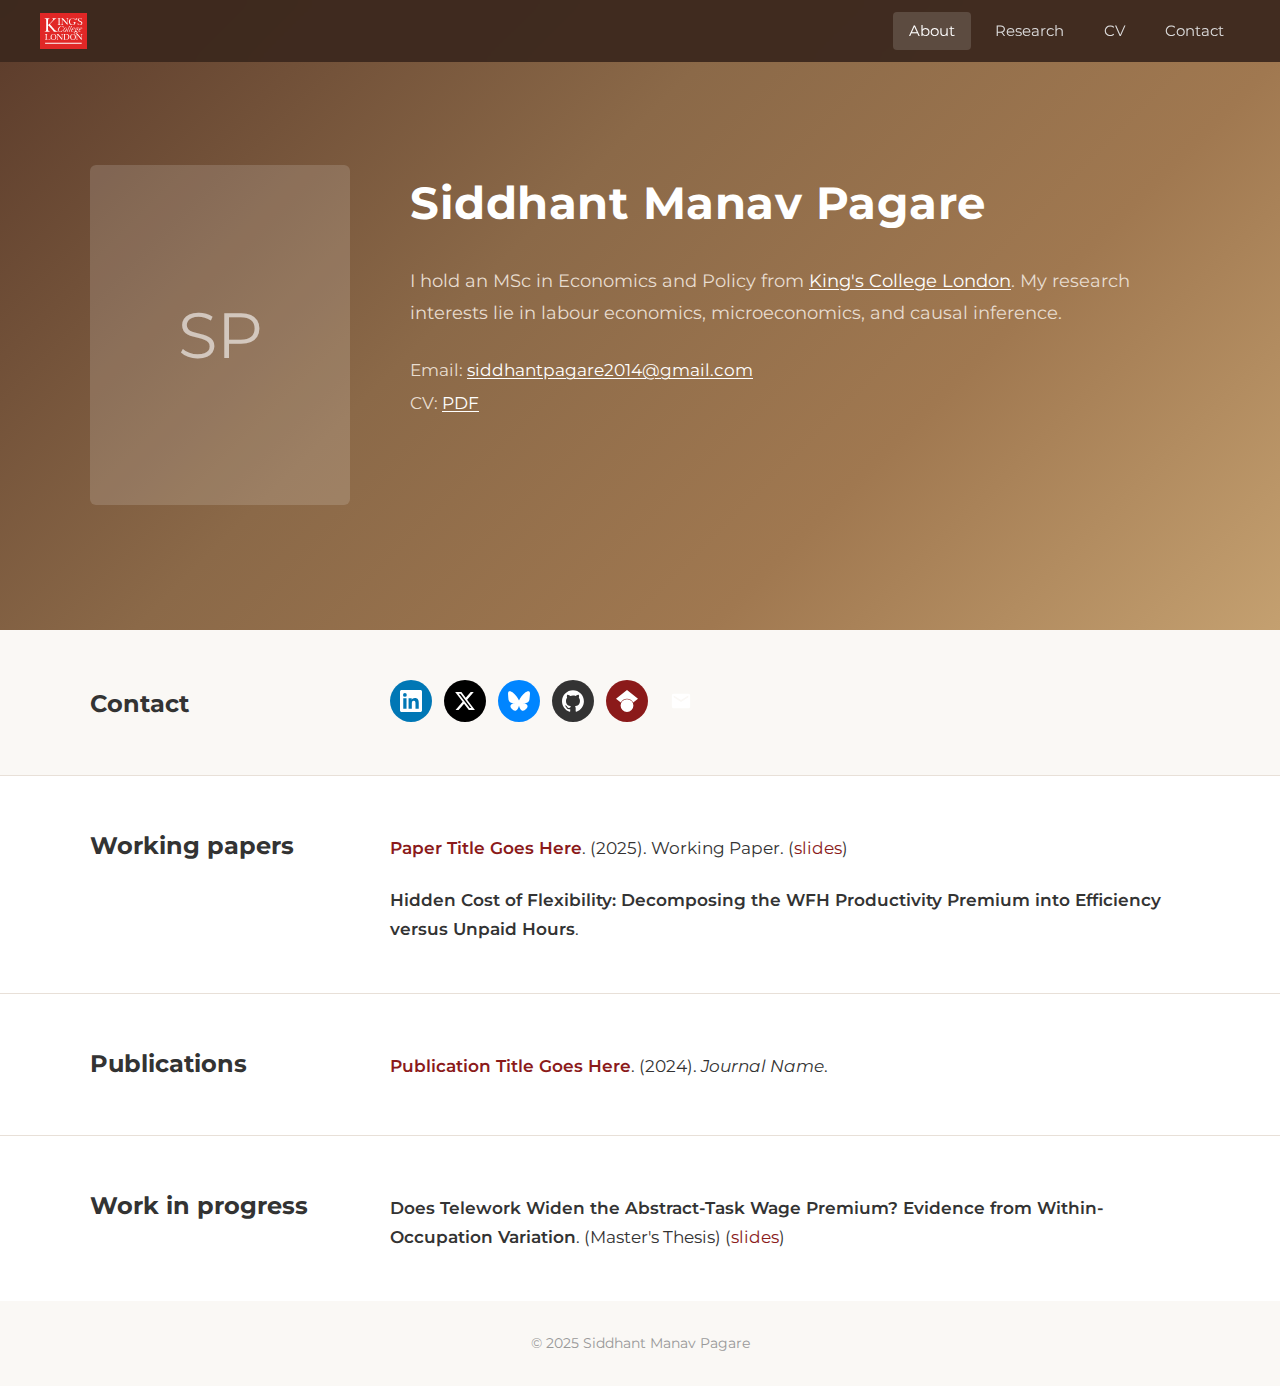
<file: index.html>
<!DOCTYPE html>
<html lang="en">
<head>
    <meta charset="UTF-8">
    <meta name="viewport" content="width=device-width, initial-scale=1.0">
    <title>Siddhant Manav Pagare: Welcome to my website!</title>
    <meta name="description" content="I hold an MSc in Economics and Policy from King's College London. My research interests lie in labour economics, microeconomics, and causal inference.">
    <meta name="author" content="Siddhant Manav Pagare">
    <link rel="canonical" href="https://smpagare.github.io/personal-site/">

    <!-- Open Graph / Facebook -->
    <meta property="og:type" content="website">
    <meta property="og:site_name" content="Siddhant Manav Pagare">
    <meta property="og:url" content="https://smpagare.github.io/personal-site/">
    <meta property="og:title" content="Siddhant Manav Pagare: Welcome to my website!">
    <meta property="og:description" content="I hold an MSc in Economics and Policy from King's College London. My research interests lie in labour economics, microeconomics, and causal inference.">
    <meta property="og:image" content="https://smpagare.github.io/personal-site/photo1.jpg">

    <!-- Twitter -->
    <meta name="twitter:card" content="summary_large_image">
    <meta name="twitter:url" content="https://smpagare.github.io/personal-site/">
    <meta name="twitter:title" content="Siddhant Manav Pagare">
    <meta name="twitter:description" content="I hold an MSc in Economics and Policy from King's College London. My research interests lie in labour economics, microeconomics, and causal inference.">
    <meta name="twitter:image" content="https://smpagare.github.io/personal-site/photo1.jpg">

    <!-- Favicon -->
    <link rel="icon" type="image/svg+xml" href="favicon.svg">
    <link rel="icon" type="image/png" sizes="32x32" href="favicon-32x32.png">
    <link rel="apple-touch-icon" sizes="180x180" href="apple-touch-icon.png">

    <!-- Structured Data -->
    <script type="application/ld+json">
    {
      "@context": "https://schema.org",
      "@type": "WebSite",
      "name": "Siddhant Manav Pagare",
      "url": "https://smpagare.github.io/personal-site/"
    }
    </script>

    <link rel="stylesheet" href="style.css">
    <link rel="preconnect" href="https://fonts.googleapis.com">
    <link rel="preconnect" href="https://fonts.gstatic.com" crossorigin>
    <link href="https://fonts.googleapis.com/css2?family=Montserrat:wght@300;400;500;600;700&display=swap" rel="stylesheet">
</head>
<body>

    <!-- Navigation -->
    <nav class="navbar">
        <a href="https://www.kcl.ac.uk/" target="_blank" class="nav-logo">
            <img src="kcl-logo.svg" alt="King's College London">
        </a>
        <div class="nav-links">
            <a href="#about" class="active">About</a>
            <a href="#research">Research</a>
            <a href="cv.pdf" target="_blank">CV</a>
            <a href="#contact">Contact</a>
        </div>
    </nav>

    <!-- Hero Section -->
    <header class="hero">
        <div class="hero-content">
            <div class="hero-photo">
                <!-- Replace with your photo: put your image in this folder and update the src -->
                <img src="photo1.jpg" alt="Siddhant Manav Pagare" onerror="this.style.display='none'; this.parentElement.innerHTML='<div class=placeholder-photo>SP</div>'">
            </div>
            <div class="hero-text">
                <h1>Siddhant Manav Pagare</h1>
                <p class="bio">
                    I hold an MSc in Economics and Policy from
                    <a href="https://www.kcl.ac.uk/" target="_blank">King's College London</a>.
                    My research interests lie in labour economics, microeconomics, and causal inference.
                </p>
                <div class="hero-contact">
                    <p>Email: <a href="mailto:siddhantpagare2014@gmail.com">siddhantpagare2014@gmail.com</a></p>
                    <p>CV: <a href="cv.pdf" target="_blank">PDF</a></p>
                </div>
            </div>
        </div>
    </header>

    <!-- Contact Section -->
    <section id="contact" class="section contact-section">
        <div class="section-container">
            <h2 class="section-title">Contact</h2>
            <div class="section-content">
                <div class="social-links">
                    <!-- LinkedIn -->
                    <a href="https://www.linkedin.com/in/sidpagare/" target="_blank" class="social-icon" title="LinkedIn">
                        <svg viewBox="0 0 24 24" fill="currentColor"><path d="M20.447 20.452h-3.554v-5.569c0-1.328-.027-3.037-1.852-3.037-1.853 0-2.136 1.445-2.136 2.939v5.667H9.351V9h3.414v1.561h.046c.477-.9 1.637-1.85 3.37-1.85 3.601 0 4.267 2.37 4.267 5.455v6.286zM5.337 7.433a2.062 2.062 0 01-2.063-2.065 2.064 2.064 0 112.063 2.065zm1.782 13.019H3.555V9h3.564v11.452zM22.225 0H1.771C.792 0 0 .774 0 1.729v20.542C0 23.227.792 24 1.771 24h20.451C23.2 24 24 23.227 24 22.271V1.729C24 .774 23.2 0 22.222 0h.003z"/></svg>
                    </a>
                    <!-- X (formerly Twitter) -->
                    <a href="https://x.com/SPagare001" target="_blank" class="social-icon" title="X">
                        <svg viewBox="0 0 24 24" fill="currentColor"><path d="M18.244 2.25h3.308l-7.227 8.26 8.502 11.24H16.17l-5.214-6.817L4.99 21.75H1.68l7.73-8.835L1.254 2.25H8.08l4.713 6.231zm-1.161 17.52h1.833L7.084 4.126H5.117z"/></svg>
                    </a>
                    <!-- Bluesky -->
                    <a href="https://bsky.app/profile/sidd25.bsky.social" target="_blank" class="social-icon" title="Bluesky">
                        <svg viewBox="0 0 568 501" fill="currentColor"><path d="M123.121 33.664C188.241 82.553 258.281 181.68 284 234.873c25.719-53.192 95.759-152.32 160.879-201.21C491.866-1.611 568-28.906 568 57.947c0 17.346-9.945 145.713-15.778 166.555-20.275 72.453-94.155 90.933-159.875 79.748C507.222 323.8 536.444 388.56 473.333 453.32c-119.86 122.992-172.272-30.859-185.702-70.281-2.462-7.227-3.614-10.608-3.631-7.733-.017-2.875-1.169.506-3.631 7.733-13.43 39.422-65.842 193.273-185.702 70.281-63.111-64.76-33.89-129.52 80.986-149.071-65.72 11.185-139.6-7.295-159.875-79.748C10.945 203.659 1 75.291 1 57.946 1-28.906 76.135-1.612 123.121 33.664z"/></svg>
                    </a>
                    <!-- GitHub -->
                    <a href="https://github.com/smpagare" target="_blank" class="social-icon" title="GitHub">
                        <svg viewBox="0 0 98 96" fill="currentColor"><path fill-rule="evenodd" clip-rule="evenodd" d="M48.854 0C21.839 0 0 22 0 49.217c0 21.756 13.993 40.172 33.405 46.69 2.427.49 3.316-1.059 3.316-2.362 0-1.141-.08-5.052-.08-9.127-13.59 2.934-16.42-5.867-16.42-5.867-2.184-5.704-5.42-7.17-5.42-7.17-4.448-3.015.324-3.015.324-3.015 4.934.326 7.523 5.052 7.523 5.052 4.367 7.496 11.404 5.378 14.235 4.074.404-3.178 1.699-5.378 3.074-6.6-10.839-1.141-22.243-5.378-22.243-24.283 0-5.378 1.94-9.778 5.014-13.2-.485-1.222-2.184-6.275.486-13.038 0 0 4.125-1.304 13.426 5.052a46.97 46.97 0 0 1 12.214-1.63c4.125 0 8.33.571 12.213 1.63 9.302-6.356 13.427-5.052 13.427-5.052 2.67 6.763.97 11.816.485 13.038 3.155 3.422 5.015 7.822 5.015 13.2 0 18.905-11.404 23.06-22.324 24.283 1.78 1.548 3.316 4.481 3.316 9.126 0 6.6-.08 11.897-.08 13.526 0 1.304.89 2.853 3.316 2.364 19.412-6.52 33.405-24.935 33.405-46.691C97.707 22 75.788 0 48.854 0z"/></svg>
                    </a>
                    <!-- Google Scholar -->
                    <a href="https://scholar.google.com/citations?hl=en&user=FUcXey8AAAAJ&view_op=list_works&gmla=AF9nlQvRVJK25-QvbXOjHIfpOFKVTD7xnqCL0BpqMyzlmSSxP513WRFPcurekHAvwSseRhC4AACY2DPhgc0rJeov" target="_blank" class="social-icon" title="Google Scholar">
                        <svg viewBox="0 0 24 24" fill="currentColor"><path d="M5.242 13.769L0 9.5 12 0l12 9.5-5.242 4.269C17.548 11.249 14.978 9.5 12 9.5c-2.977 0-5.548 1.748-6.758 4.269zM12 10a7 7 0 1 0 0 14 7 7 0 0 0 0-14z"/></svg>
                    </a>
                    <!-- Email -->
                    <a href="mailto:siddhantpagare2014@gmail.com" class="social-icon" title="Email">
                        <svg viewBox="0 0 24 24" fill="currentColor"><path d="M20 4H4c-1.1 0-2 .9-2 2v12c0 1.1.9 2 2 2h16c1.1 0 2-.9 2-2V6c0-1.1-.9-2-2-2zm0 4l-8 5-8-5V6l8 5 8-5v2z"/></svg>
                    </a>
                </div>
            </div>
        </div>
    </section>

    <!-- Working Papers Section -->
    <section id="research" class="section">
        <div class="section-container">
            <h2 class="section-title">Working papers</h2>
            <div class="section-content">
                <div class="paper">
                    <a href="#" class="paper-title">Paper Title Goes Here</a>.
                    (2025). Working Paper.
                    (<a href="#">slides</a>)
                </div>
                <div class="paper">
                    <span class="paper-title-plain">Hidden Cost of Flexibility: Decomposing the WFH Productivity Premium into Efficiency versus Unpaid Hours</span>.
                </div>
            </div>
        </div>
    </section>

    <!-- Publications Section -->
    <section class="section">
        <div class="section-container">
            <h2 class="section-title">Publications</h2>
            <div class="section-content">
                <div class="paper">
                    <a href="#" class="paper-title">Publication Title Goes Here</a>.
                    (2024). <em>Journal Name</em>.
                </div>
            </div>
        </div>
    </section>

    <!-- Work in Progress Section -->
    <section class="section">
        <div class="section-container">
            <h2 class="section-title">Work in progress</h2>
            <div class="section-content">
                <div class="paper">
                    <span class="paper-title-plain">Does Telework Widen the Abstract-Task Wage Premium? Evidence from Within-Occupation Variation</span>. (Master's Thesis)
                    (<a href="presentation.pdf" target="_blank">slides</a>)
                </div>
            </div>
        </div>
    </section>

    <!-- Footer -->
    <footer class="footer">
        <p>&copy; 2025 Siddhant Manav Pagare</p>
    </footer>

</body>
</html>
</file>
<file: style.css>
/* ===== Reset & Base ===== */
*, *::before, *::after {
    margin: 0;
    padding: 0;
    box-sizing: border-box;
}

html {
    scroll-behavior: smooth;
}

body {
    font-family: 'Montserrat', sans-serif;
    color: #333;
    line-height: 1.7;
    background: #fff;
}

a {
    color: #8b1a1a;
    text-decoration: none;
}

a:hover {
    text-decoration: underline;
}

/* ===== Navigation ===== */
.navbar {
    position: fixed;
    top: 0;
    left: 0;
    right: 0;
    z-index: 100;
    display: flex;
    justify-content: space-between;
    align-items: center;
    padding: 12px 40px;
    background: rgba(60, 40, 30, 0.95);
    backdrop-filter: blur(8px);
}

.nav-logo {
    display: flex;
    align-items: center;
    text-decoration: none;
}

.nav-logo:hover {
    text-decoration: none;
}

.nav-logo img {
    height: 36px;
    width: auto;
}

.nav-links {
    display: flex;
    gap: 8px;
}

.nav-links a {
    color: #ddd;
    padding: 6px 16px;
    border-radius: 4px;
    font-size: 0.95rem;
    font-weight: 400;
    transition: all 0.2s ease;
    text-decoration: none;
}

.nav-links a:hover,
.nav-links a.active {
    color: #fff;
    background: rgba(255, 255, 255, 0.15);
    text-decoration: none;
}

/* ===== Hero Section ===== */
.hero {
    background: linear-gradient(135deg, #5a3a2a 0%, #8b6948 40%, #a07850 70%, #c4a070 100%);
    padding: 100px 60px 60px;
    min-height: 70vh;
    display: flex;
    align-items: center;
}

.hero-content {
    max-width: 1100px;
    margin: 0 auto;
    display: flex;
    gap: 60px;
    align-items: flex-start;
}

.hero-photo {
    flex-shrink: 0;
}

.hero-photo img {
    width: 260px;
    height: 340px;
    object-fit: cover;
    border-radius: 6px;
    box-shadow: 0 8px 30px rgba(0, 0, 0, 0.3);
}

.placeholder-photo {
    width: 260px;
    height: 340px;
    background: rgba(255, 255, 255, 0.15);
    border-radius: 6px;
    display: flex;
    align-items: center;
    justify-content: center;
    font-size: 4rem;
    color: rgba(255, 255, 255, 0.6);
    font-family: 'Montserrat', sans-serif;
}

.hero-text {
    color: #f0e8df;
}

.hero-text h1 {
    font-family: 'Montserrat', sans-serif;
    font-size: 2.8rem;
    font-weight: 700;
    color: #fff;
    margin-bottom: 24px;
    letter-spacing: 0.5px;
}

.bio {
    font-size: 1.1rem;
    line-height: 1.8;
    margin-bottom: 16px;
    color: #e8ddd0;
}

.bio a {
    color: #fff;
    text-decoration: underline;
    text-underline-offset: 2px;
}

.bio a:hover {
    color: #ffd;
}

.hero-contact {
    margin-top: 28px;
}

.hero-contact p {
    font-size: 1.05rem;
    margin-bottom: 4px;
    color: #e8ddd0;
}

.hero-contact a {
    color: #fff;
    text-decoration: underline;
    text-underline-offset: 2px;
}

/* ===== Sections ===== */
.section {
    padding: 50px 60px;
    border-bottom: 1px solid #e8e0d8;
}

.section:last-of-type {
    border-bottom: none;
}

.section-container {
    max-width: 1100px;
    margin: 0 auto;
    display: flex;
    gap: 60px;
    align-items: baseline;
}

.section-title {
    font-family: 'Montserrat', sans-serif;
    font-size: 1.5rem;
    font-weight: 700;
    color: #333;
    min-width: 240px;
    flex-shrink: 0;
}

.section-content {
    flex: 1;
}

/* ===== Contact Section ===== */
.contact-section {
    background: #faf8f5;
}

.social-links {
    display: flex;
    gap: 12px;
}

.social-icon {
    width: 42px;
    height: 42px;
    border-radius: 50%;
    display: flex;
    align-items: center;
    justify-content: center;
    transition: all 0.2s ease;
    color: #fff;
    text-decoration: none;
}

.social-icon:hover {
    transform: translateY(-2px);
    text-decoration: none;
}

.social-icon svg {
    width: 22px;
    height: 22px;
}

/* Social icon colors */
.social-icon:nth-child(1) { background: #0077b5; }  /* LinkedIn */
.social-icon:nth-child(2) { background: #000; }      /* X */
.social-icon:nth-child(3) { background: #0085ff; }   /* Bluesky */
.social-icon:nth-child(4) { background: #333; }      /* GitHub */
.social-icon:nth-child(5) { background: #8b1a1a; }   /* Email */

.social-icon:nth-child(1):hover { background: #005f8f; }
.social-icon:nth-child(2):hover { background: #333; }
.social-icon:nth-child(3):hover { background: #0066cc; }
.social-icon:nth-child(4):hover { background: #555; }
.social-icon:nth-child(5):hover { background: #6b1010; }

/* ===== Papers ===== */
.paper {
    margin-bottom: 24px;
    font-size: 1.05rem;
    line-height: 1.7;
}

.paper:last-child {
    margin-bottom: 0;
}

.paper-title {
    color: #8b1a1a;
    font-weight: 600;
}

.paper-title:hover {
    text-decoration: underline;
}

.paper-title-plain {
    color: #333;
    font-weight: 600;
}

.paper a {
    color: #8b1a1a;
}

/* ===== Footer ===== */
.footer {
    padding: 30px 60px;
    text-align: center;
    color: #999;
    font-size: 0.9rem;
    background: #faf8f5;
}

/* ===== Responsive ===== */
@media (max-width: 900px) {
    .hero {
        padding: 90px 30px 40px;
    }

    .hero-content {
        flex-direction: column;
        align-items: center;
        gap: 30px;
        text-align: center;
    }

    .hero-photo img,
    .placeholder-photo {
        width: 200px;
        height: 260px;
    }

    .hero-text h1 {
        font-size: 2.2rem;
    }

    .section {
        padding: 40px 30px;
    }

    .section-container {
        flex-direction: column;
        gap: 16px;
    }

    .section-title {
        min-width: unset;
    }

    .navbar {
        padding: 10px 20px;
    }

    .nav-links a {
        padding: 6px 10px;
        font-size: 0.85rem;
    }
}

@media (max-width: 500px) {
    .hero-text h1 {
        font-size: 1.8rem;
    }

    .bio {
        font-size: 1rem;
    }

    .nav-logo {
        font-size: 1rem;
    }
}
</file>
